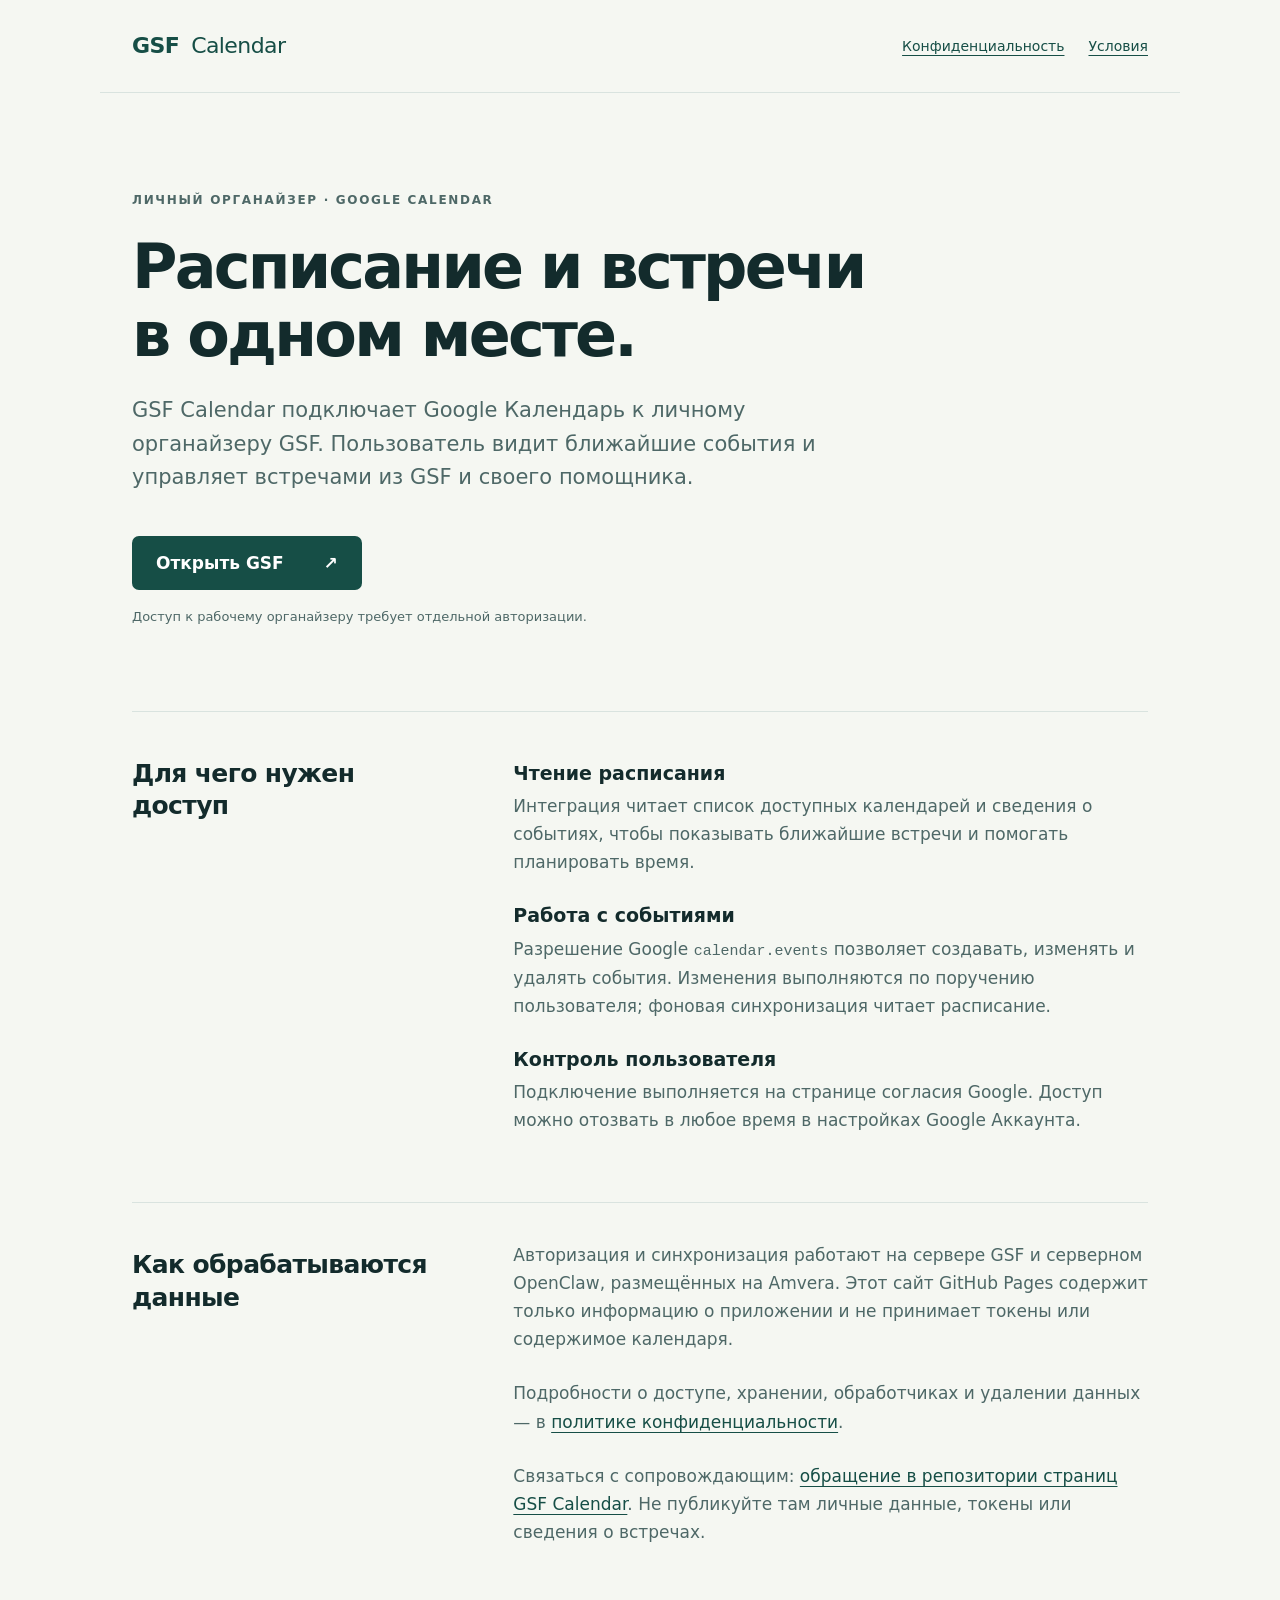
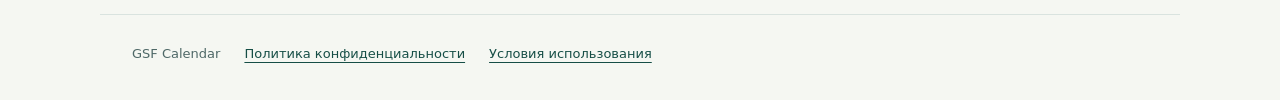
<file: index.html>
<!doctype html>
<html lang="ru">
<head>
  <meta charset="utf-8">
  <meta name="viewport" content="width=device-width,initial-scale=1">
  <meta name="google-site-verification" content="VW4UY8ftGjNXQ8iI7450yN9hOgck_cZb55PepkMp8wk">
  <meta name="description" content="GSF Calendar — интеграция личного органайзера GSF с Google Календарём: просмотр расписания и управление событиями по поручению пользователя.">
  <title>GSF Calendar — календарь в личном органайзере</title>
  <link rel="stylesheet" href="style.css">
</head>
<body>
  <header class="shell"><a class="brand" href="./">GSF <span>Calendar</span></a><nav aria-label="Основное меню"><a href="privacy.html">Конфиденциальность</a><a href="terms.html">Условия</a></nav></header>
  <main class="shell">
    <section class="intro"><p class="eyebrow">Личный органайзер · Google Calendar</p><h1>Расписание и встречи<br>в одном месте.</h1><p class="lead">GSF Calendar подключает Google Календарь к личному органайзеру GSF. Пользователь видит ближайшие события и управляет встречами из GSF и своего помощника.</p><a class="button" href="https://gsf-core-djeki.waw0.amvera.tech/#/today">Открыть GSF <span aria-hidden="true">↗</span></a><p class="note">Доступ к рабочему органайзеру требует отдельной авторизации.</p></section>
    <section class="details" aria-labelledby="functions"><h2 id="functions">Для чего нужен доступ</h2><div><h3>Чтение расписания</h3><p>Интеграция читает список доступных календарей и сведения о событиях, чтобы показывать ближайшие встречи и помогать планировать время.</p><h3>Работа с событиями</h3><p>Разрешение Google <code>calendar.events</code> позволяет создавать, изменять и удалять события. Изменения выполняются по поручению пользователя; фоновая синхронизация читает расписание.</p><h3>Контроль пользователя</h3><p>Подключение выполняется на странице согласия Google. Доступ можно отозвать в любое время в настройках Google Аккаунта.</p></div></section>
    <section class="details" aria-labelledby="data"><h2 id="data">Как обрабатываются данные</h2><div><p>Авторизация и синхронизация работают на сервере GSF и серверном OpenClaw, размещённых на Amvera. Этот сайт GitHub Pages содержит только информацию о приложении и не принимает токены или содержимое календаря.</p><p>Подробности о доступе, хранении, обработчиках и удалении данных — в <a href="privacy.html">политике конфиденциальности</a>.</p><p>Связаться с сопровождающим: <a href="https://github.com/djeki007001/djeki007001.github.io/issues">обращение в репозитории страниц GSF Calendar</a>. Не публикуйте там личные данные, токены или сведения о встречах.</p></div></section>
  </main>
  <footer class="shell"><span>GSF Calendar</span><a href="privacy.html">Политика конфиденциальности</a><a href="terms.html">Условия использования</a></footer>
</body>
</html>
</file>
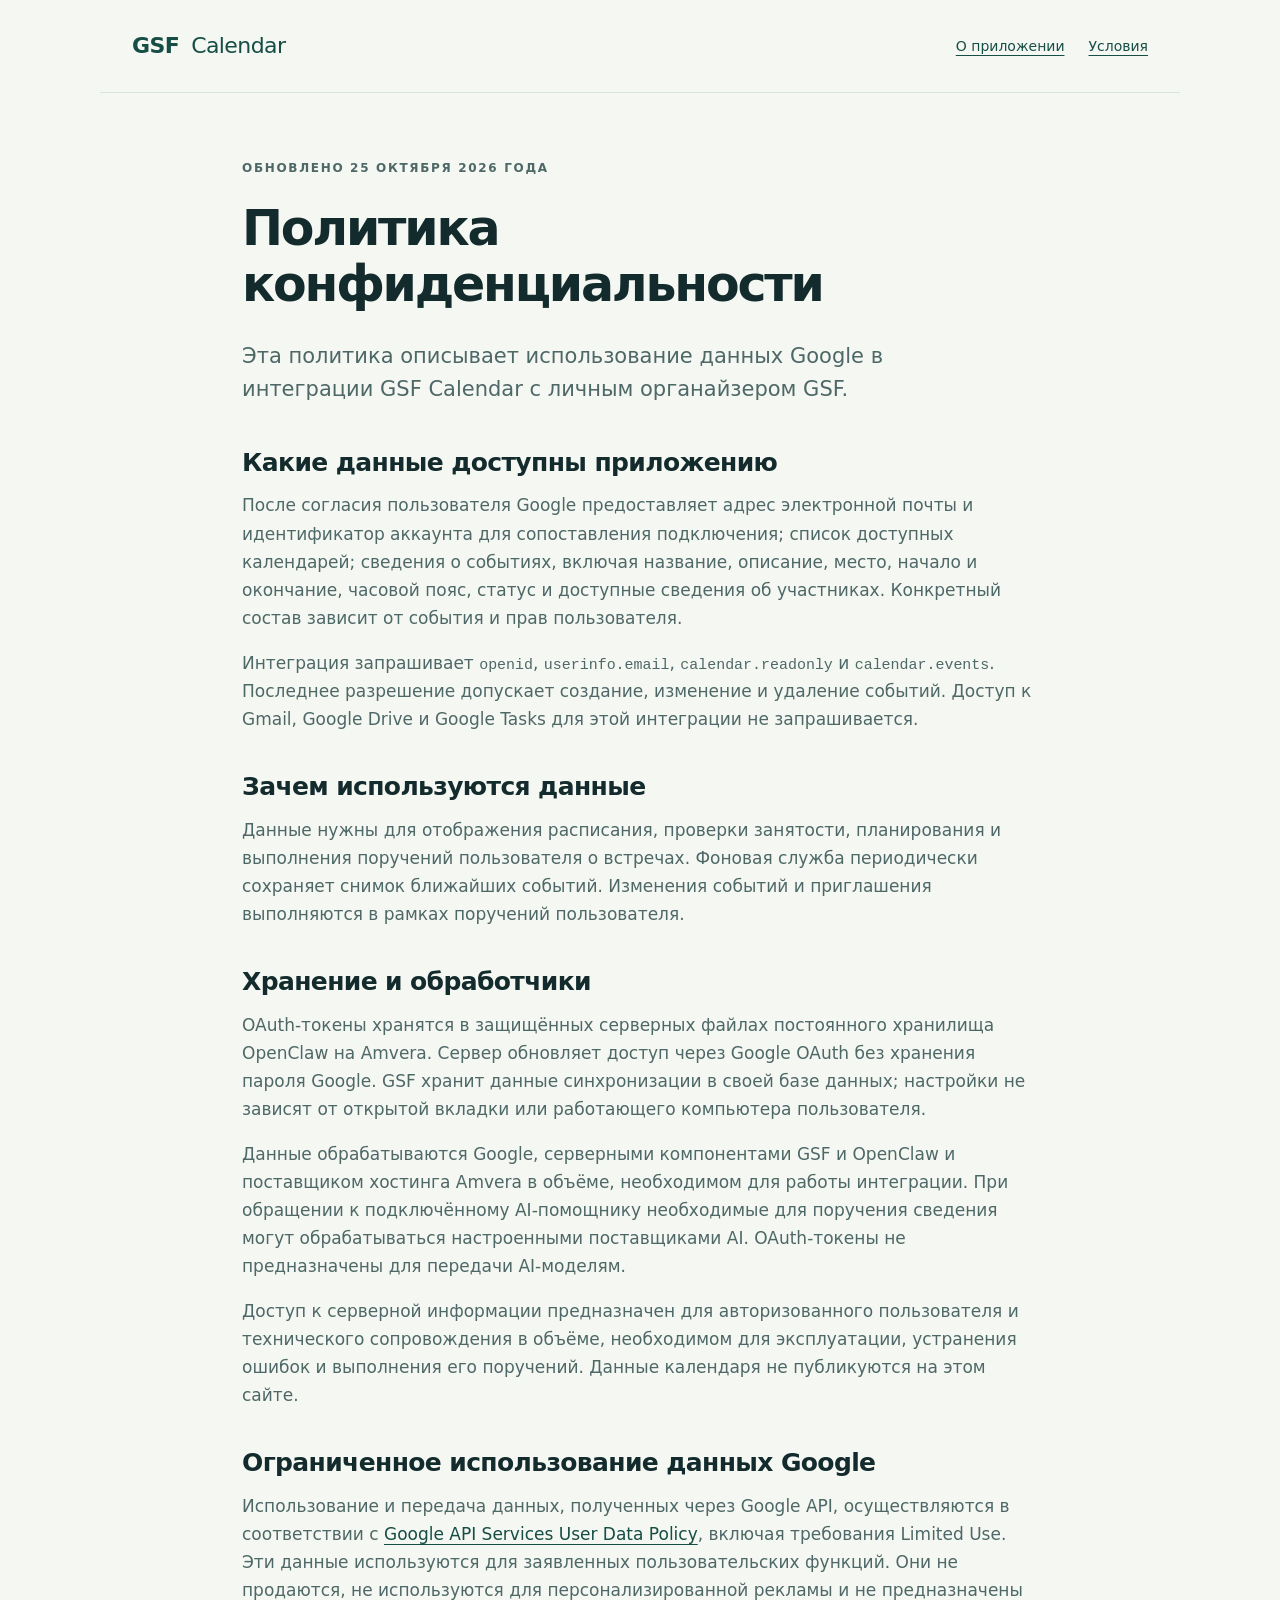
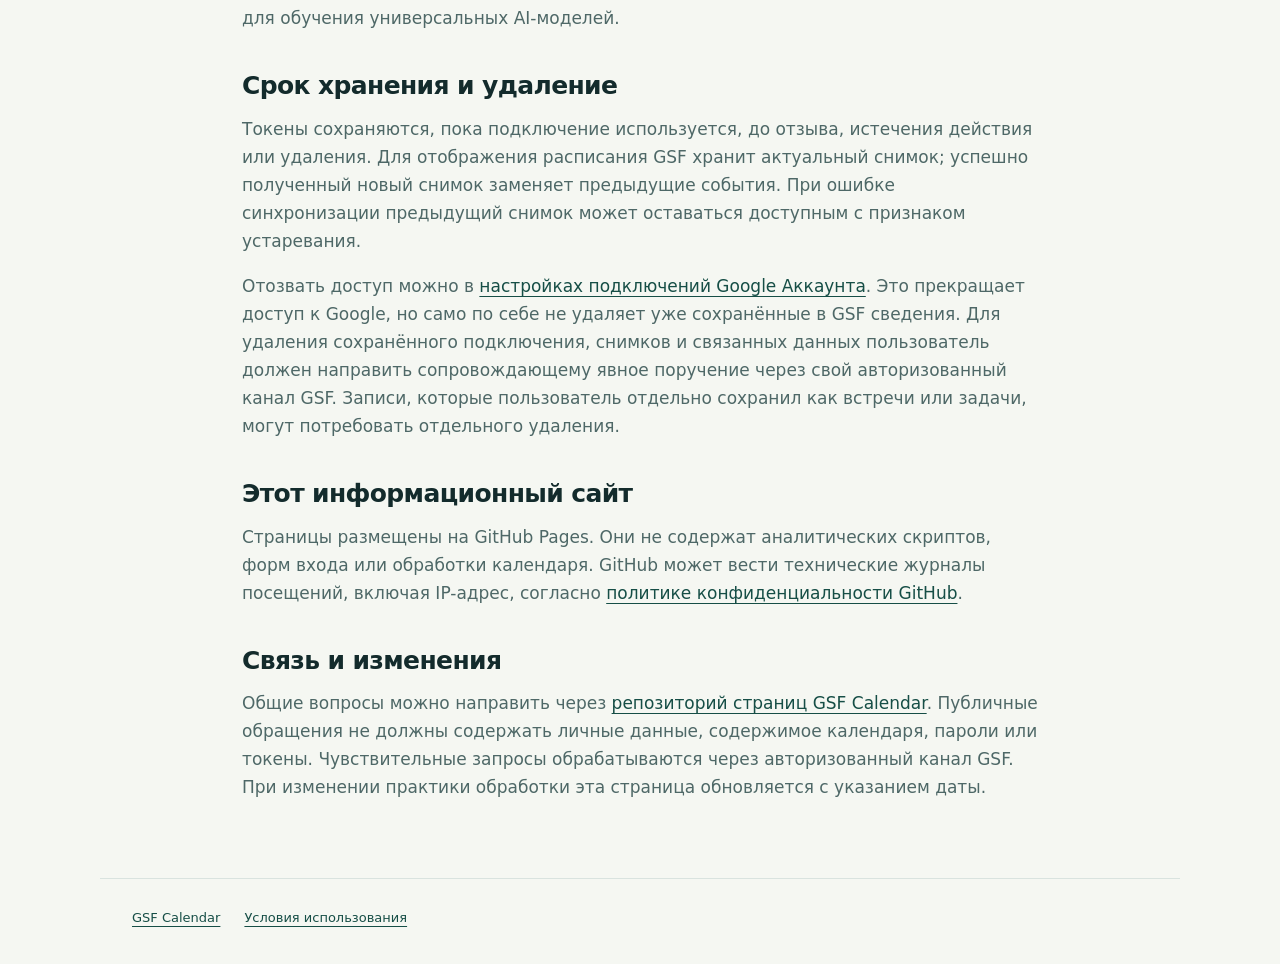
<file: privacy.html>
<!doctype html>
<html lang="ru">
<head><meta charset="utf-8"><meta name="viewport" content="width=device-width,initial-scale=1"><title>Конфиденциальность — GSF Calendar</title><link rel="stylesheet" href="style.css"></head>
<body>
  <header class="shell"><a class="brand" href="./">GSF <span>Calendar</span></a><nav aria-label="Основное меню"><a href="./">О приложении</a><a href="terms.html">Условия</a></nav></header>
  <main class="shell document"><p class="eyebrow">Обновлено 25 октября 2026 года</p><h1>Политика конфиденциальности</h1><p class="lead">Эта политика описывает использование данных Google в интеграции GSF Calendar с личным органайзером GSF.</p>
    <h2>Какие данные доступны приложению</h2><p>После согласия пользователя Google предоставляет адрес электронной почты и идентификатор аккаунта для сопоставления подключения; список доступных календарей; сведения о событиях, включая название, описание, место, начало и окончание, часовой пояс, статус и доступные сведения об участниках. Конкретный состав зависит от события и прав пользователя.</p><p>Интеграция запрашивает <code>openid</code>, <code>userinfo.email</code>, <code>calendar.readonly</code> и <code>calendar.events</code>. Последнее разрешение допускает создание, изменение и удаление событий. Доступ к Gmail, Google Drive и Google Tasks для этой интеграции не запрашивается.</p>
    <h2>Зачем используются данные</h2><p>Данные нужны для отображения расписания, проверки занятости, планирования и выполнения поручений пользователя о встречах. Фоновая служба периодически сохраняет снимок ближайших событий. Изменения событий и приглашения выполняются в рамках поручений пользователя.</p>
    <h2>Хранение и обработчики</h2><p>OAuth-токены хранятся в защищённых серверных файлах постоянного хранилища OpenClaw на Amvera. Сервер обновляет доступ через Google OAuth без хранения пароля Google. GSF хранит данные синхронизации в своей базе данных; настройки не зависят от открытой вкладки или работающего компьютера пользователя.</p><p>Данные обрабатываются Google, серверными компонентами GSF и OpenClaw и поставщиком хостинга Amvera в объёме, необходимом для работы интеграции. При обращении к подключённому AI-помощнику необходимые для поручения сведения могут обрабатываться настроенными поставщиками AI. OAuth-токены не предназначены для передачи AI-моделям.</p><p>Доступ к серверной информации предназначен для авторизованного пользователя и технического сопровождения в объёме, необходимом для эксплуатации, устранения ошибок и выполнения его поручений. Данные календаря не публикуются на этом сайте.</p>
    <h2>Ограниченное использование данных Google</h2><p>Использование и передача данных, полученных через Google API, осуществляются в соответствии с <a href="https://developers.google.com/terms/api-services-user-data-policy">Google API Services User Data Policy</a>, включая требования Limited Use. Эти данные используются для заявленных пользовательских функций. Они не продаются, не используются для персонализированной рекламы и не предназначены для обучения универсальных AI-моделей.</p>
    <h2>Срок хранения и удаление</h2><p>Токены сохраняются, пока подключение используется, до отзыва, истечения действия или удаления. Для отображения расписания GSF хранит актуальный снимок; успешно полученный новый снимок заменяет предыдущие события. При ошибке синхронизации предыдущий снимок может оставаться доступным с признаком устаревания.</p><p>Отозвать доступ можно в <a href="https://myaccount.google.com/connections">настройках подключений Google Аккаунта</a>. Это прекращает доступ к Google, но само по себе не удаляет уже сохранённые в GSF сведения. Для удаления сохранённого подключения, снимков и связанных данных пользователь должен направить сопровождающему явное поручение через свой авторизованный канал GSF. Записи, которые пользователь отдельно сохранил как встречи или задачи, могут потребовать отдельного удаления.</p>
    <h2>Этот информационный сайт</h2><p>Страницы размещены на GitHub Pages. Они не содержат аналитических скриптов, форм входа или обработки календаря. GitHub может вести технические журналы посещений, включая IP-адрес, согласно <a href="https://docs.github.com/en/site-policy/privacy-policies/github-general-privacy-statement">политике конфиденциальности GitHub</a>.</p>
    <h2>Связь и изменения</h2><p>Общие вопросы можно направить через <a href="https://github.com/djeki007001/djeki007001.github.io/issues">репозиторий страниц GSF Calendar</a>. Публичные обращения не должны содержать личные данные, содержимое календаря, пароли или токены. Чувствительные запросы обрабатываются через авторизованный канал GSF. При изменении практики обработки эта страница обновляется с указанием даты.</p>
  </main>
  <footer class="shell"><a href="./">GSF Calendar</a><a href="terms.html">Условия использования</a></footer>
</body></html>
</file>
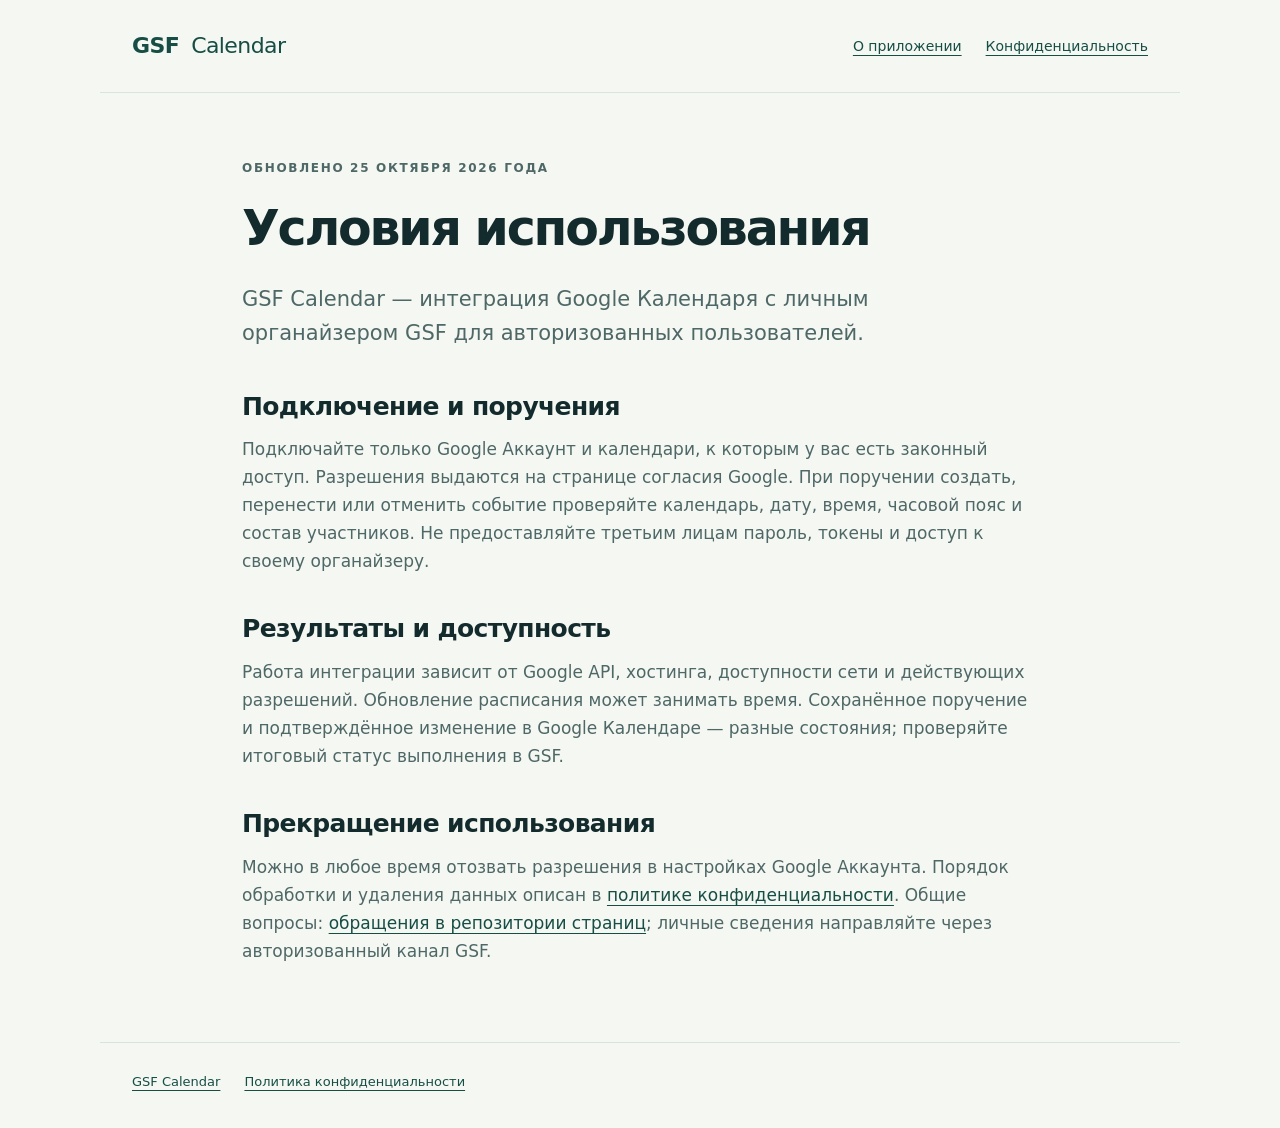
<file: terms.html>
<!doctype html>
<html lang="ru">
<head><meta charset="utf-8"><meta name="viewport" content="width=device-width,initial-scale=1"><title>Условия — GSF Calendar</title><link rel="stylesheet" href="style.css"></head>
<body>
  <header class="shell"><a class="brand" href="./">GSF <span>Calendar</span></a><nav aria-label="Основное меню"><a href="./">О приложении</a><a href="privacy.html">Конфиденциальность</a></nav></header>
  <main class="shell document"><p class="eyebrow">Обновлено 25 октября 2026 года</p><h1>Условия использования</h1><p class="lead">GSF Calendar — интеграция Google Календаря с личным органайзером GSF для авторизованных пользователей.</p><h2>Подключение и поручения</h2><p>Подключайте только Google Аккаунт и календари, к которым у вас есть законный доступ. Разрешения выдаются на странице согласия Google. При поручении создать, перенести или отменить событие проверяйте календарь, дату, время, часовой пояс и состав участников. Не предоставляйте третьим лицам пароль, токены и доступ к своему органайзеру.</p><h2>Результаты и доступность</h2><p>Работа интеграции зависит от Google API, хостинга, доступности сети и действующих разрешений. Обновление расписания может занимать время. Сохранённое поручение и подтверждённое изменение в Google Календаре — разные состояния; проверяйте итоговый статус выполнения в GSF.</p><h2>Прекращение использования</h2><p>Можно в любое время отозвать разрешения в настройках Google Аккаунта. Порядок обработки и удаления данных описан в <a href="privacy.html">политике конфиденциальности</a>. Общие вопросы: <a href="https://github.com/djeki007001/djeki007001.github.io/issues">обращения в репозитории страниц</a>; личные сведения направляйте через авторизованный канал GSF.</p></main>
  <footer class="shell"><a href="./">GSF Calendar</a><a href="privacy.html">Политика конфиденциальности</a></footer>
</body></html>
</file>
<file: style.css>
:root{color-scheme:light;--ink:#132b2c;--muted:#4e6867;--line:#d9e3df;--paper:#f5f7f2;--accent:#164e46}*{box-sizing:border-box}body{margin:0;background:var(--paper);color:var(--ink);font:17px/1.65 system-ui,-apple-system,BlinkMacSystemFont,"Segoe UI",sans-serif}.shell{max-width:1080px;margin:auto;padding:0 32px}header.shell{display:flex;align-items:center;justify-content:space-between;gap:24px;padding-top:28px;padding-bottom:28px;border-bottom:1px solid var(--line)}a{color:var(--accent);text-underline-offset:4px}a:hover{color:#287663}a:focus-visible{outline:3px solid #c5a442;outline-offset:5px}.brand{font-size:22px;font-weight:750;letter-spacing:-.6px;text-decoration:none}.brand span{font-weight:400;margin-left:5px}nav{display:flex;gap:24px;font-size:14px}.intro{padding:86px 0 70px;max-width:800px}.eyebrow{font-size:12px;letter-spacing:.14em;text-transform:uppercase;color:var(--muted);font-weight:650}h1{font-size:clamp(36px,5.4vw,62px);line-height:1.09;letter-spacing:-.045em;font-weight:650;margin:22px 0 26px}.lead{font-size:21px;line-height:1.6;color:var(--muted);max-width:720px}.button{display:inline-flex;align-items:center;gap:40px;margin-top:20px;padding:13px 24px;background:var(--accent);color:white;border-radius:7px;text-decoration:none;font-weight:600}.button:hover{background:#1d645a;color:white}.note{font-size:13px;color:var(--muted);margin-top:16px}.details{display:grid;grid-template-columns:1fr 2fr;gap:64px;padding:38px 0 42px;border-top:1px solid var(--line)}h2{font-size:25px;line-height:1.3;letter-spacing:-.025em;margin:8px 0 24px}h3{font-size:19px;line-height:1.4;margin:10px 0 6px}.details p{margin:0 0 26px;color:var(--muted)}code{font-size:.88em;overflow-wrap:anywhere}footer.shell{display:flex;gap:24px;flex-wrap:wrap;padding-top:28px;padding-bottom:36px;font-size:13px;color:var(--muted);border-top:1px solid var(--line)}.document{max-width:860px;padding-top:56px;padding-bottom:60px}.document h1{font-size:clamp(33px,4.7vw,49px);line-height:1.15;overflow-wrap:anywhere}.document h2{margin-top:38px;margin-bottom:12px}.document p{color:var(--muted);margin-top:10px}.document .lead{margin-bottom:40px}@media(max-width:650px){body{font-size:16px}.shell{padding-left:22px;padding-right:22px}header.shell{align-items:flex-start;gap:18px;flex-direction:column;padding-top:22px;padding-bottom:22px}nav{gap:20px;flex-wrap:wrap;font-size:13px}.intro{padding:48px 0}.lead{font-size:18px}.details{grid-template-columns:1fr;gap:0;padding-top:30px;padding-bottom:14px}h2{font-size:23px}.document{padding-top:36px}footer.shell{gap:14px 22px}.button{width:100%;justify-content:space-between}}
</file>
